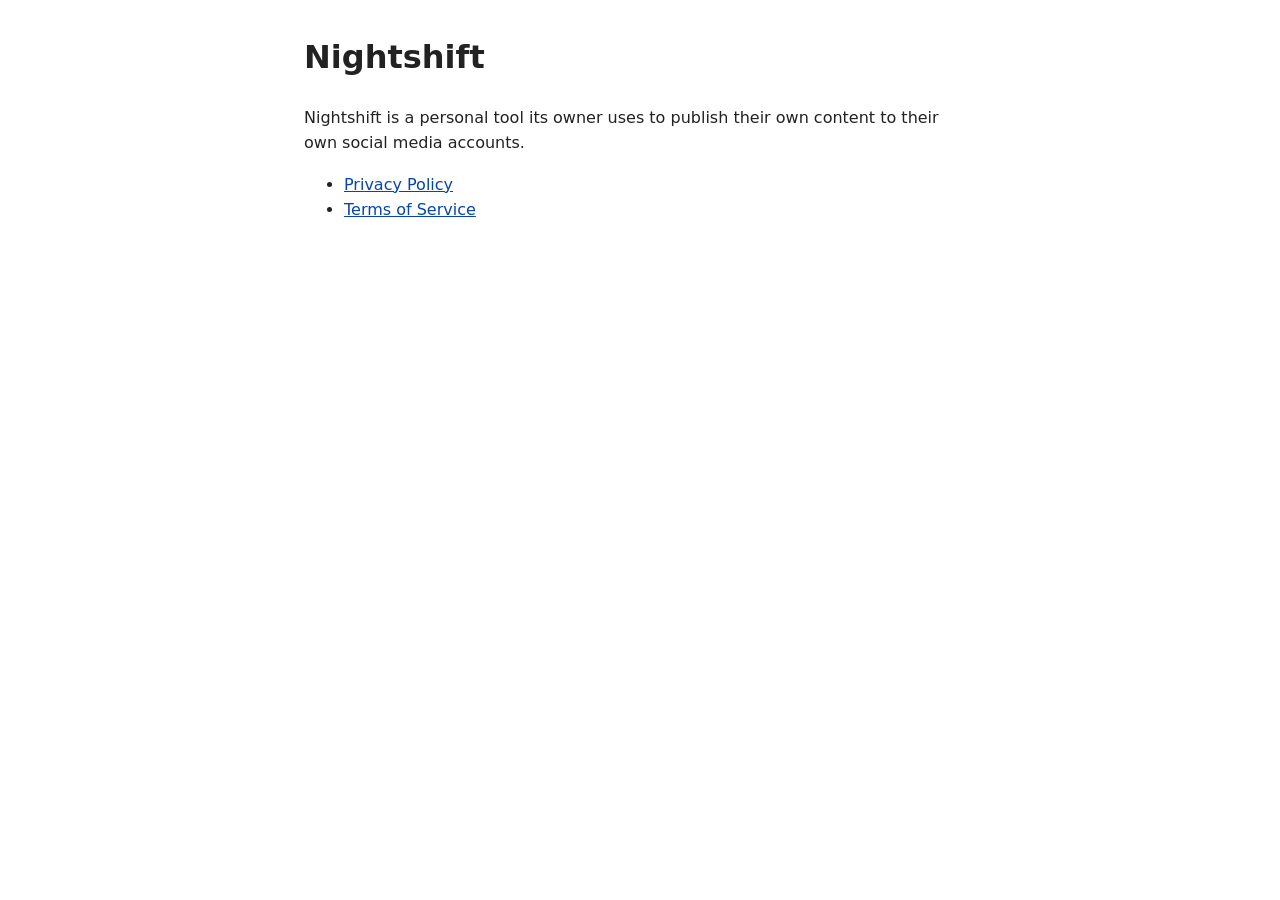
<file: index.html>
<!doctype html>
<html lang="en"><head><meta charset="utf-8"><meta name="viewport" content="width=device-width,initial-scale=1">
<title>Nightshift</title><link rel="stylesheet" href="style.css"></head>
<body>
<h1>Nightshift</h1>
<p>Nightshift is a personal tool its owner uses to publish their own content to their own social media accounts.</p>
<ul><li><a href="privacy.html">Privacy Policy</a></li><li><a href="terms.html">Terms of Service</a></li></ul>
</body></html>
</file>
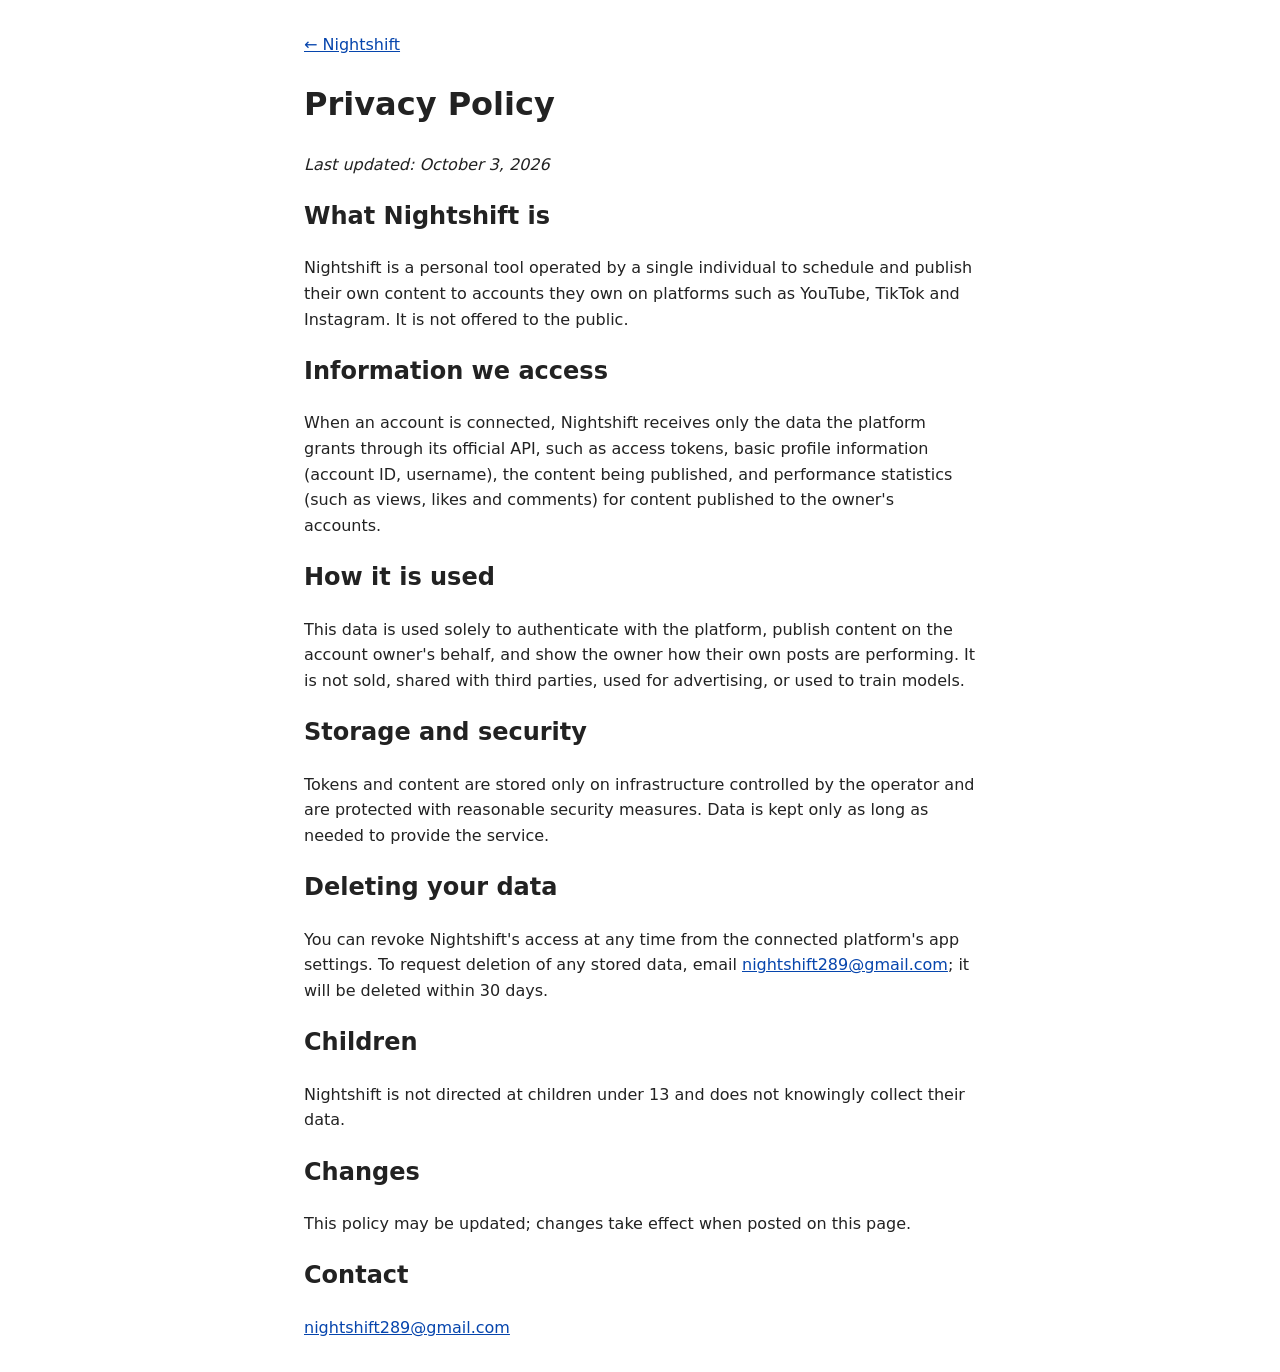
<file: privacy.html>
<!doctype html>
<html lang="en"><head><meta charset="utf-8"><meta name="viewport" content="width=device-width,initial-scale=1">
<title>Nightshift Privacy Policy</title><link rel="stylesheet" href="style.css"></head>
<body>
<p><a href="./">← Nightshift</a></p>
<h1>Privacy Policy</h1>
<p><em>Last updated: October 3, 2026</em></p>

<h2>What Nightshift is</h2>
<p>Nightshift is a personal tool operated by a single individual to schedule and publish their own content to accounts they own on platforms such as YouTube, TikTok and Instagram. It is not offered to the public.</p>

<h2>Information we access</h2>
<p>When an account is connected, Nightshift receives only the data the platform grants through its official API, such as access tokens, basic profile information (account ID, username), the content being published, and performance statistics (such as views, likes and comments) for content published to the owner's accounts.</p>

<h2>How it is used</h2>
<p>This data is used solely to authenticate with the platform, publish content on the account owner's behalf, and show the owner how their own posts are performing. It is not sold, shared with third parties, used for advertising, or used to train models.</p>

<h2>Storage and security</h2>
<p>Tokens and content are stored only on infrastructure controlled by the operator and are protected with reasonable security measures. Data is kept only as long as needed to provide the service.</p>

<h2 id="deleting-your-data">Deleting your data</h2>
<p>You can revoke Nightshift's access at any time from the connected platform's app settings. To request deletion of any stored data, email <a href="mailto:nightshift289@gmail.com">nightshift289@gmail.com</a>; it will be deleted within 30 days.</p>

<h2>Children</h2>
<p>Nightshift is not directed at children under 13 and does not knowingly collect their data.</p>

<h2>Changes</h2>
<p>This policy may be updated; changes take effect when posted on this page.</p>

<h2>Contact</h2>
<p><a href="mailto:nightshift289@gmail.com">nightshift289@gmail.com</a></p>
</body></html>
</file>
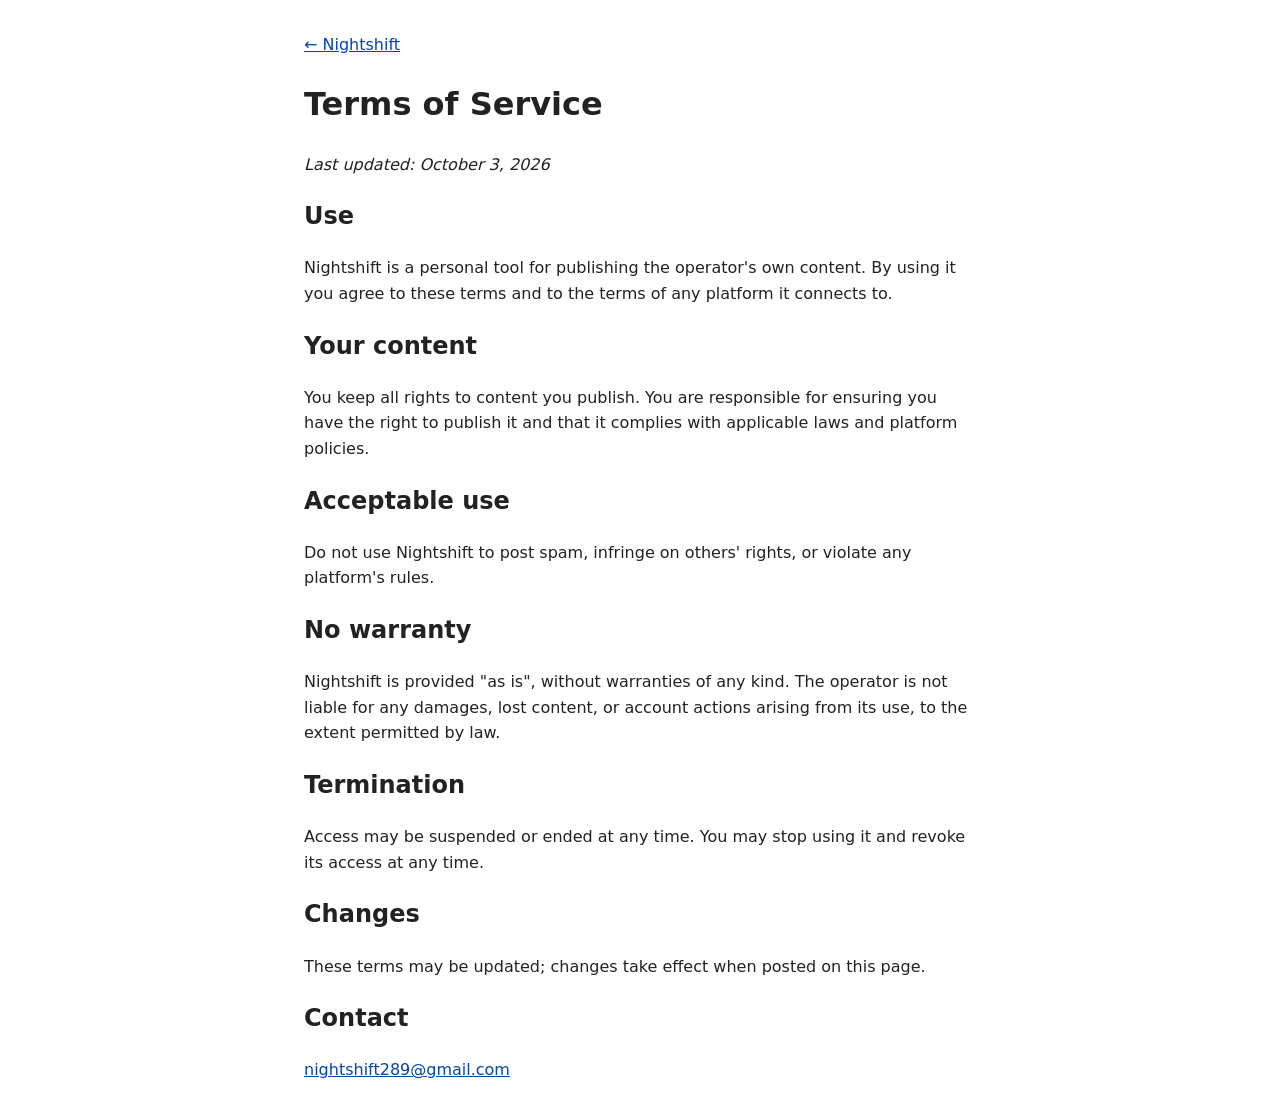
<file: terms.html>
<!doctype html>
<html lang="en"><head><meta charset="utf-8"><meta name="viewport" content="width=device-width,initial-scale=1">
<title>Nightshift Terms of Service</title><link rel="stylesheet" href="style.css"></head>
<body>
<p><a href="./">← Nightshift</a></p>
<h1>Terms of Service</h1>
<p><em>Last updated: October 3, 2026</em></p>

<h2>Use</h2>
<p>Nightshift is a personal tool for publishing the operator's own content. By using it you agree to these terms and to the terms of any platform it connects to.</p>

<h2>Your content</h2>
<p>You keep all rights to content you publish. You are responsible for ensuring you have the right to publish it and that it complies with applicable laws and platform policies.</p>

<h2>Acceptable use</h2>
<p>Do not use Nightshift to post spam, infringe on others' rights, or violate any platform's rules.</p>

<h2>No warranty</h2>
<p>Nightshift is provided "as is", without warranties of any kind. The operator is not liable for any damages, lost content, or account actions arising from its use, to the extent permitted by law.</p>

<h2>Termination</h2>
<p>Access may be suspended or ended at any time. You may stop using it and revoke its access at any time.</p>

<h2>Changes</h2>
<p>These terms may be updated; changes take effect when posted on this page.</p>

<h2>Contact</h2>
<p><a href="mailto:nightshift289@gmail.com">nightshift289@gmail.com</a></p>
</body></html>
</file>
<file: style.css>
body{max-width:42rem;margin:2rem auto;padding:0 1rem;font:16px/1.6 system-ui,sans-serif;color:#222;background:#fff}
a{color:#0645ad}
@media (prefers-color-scheme:dark){body{color:#ddd;background:#111}a{color:#8ab4f8}}
</file>
